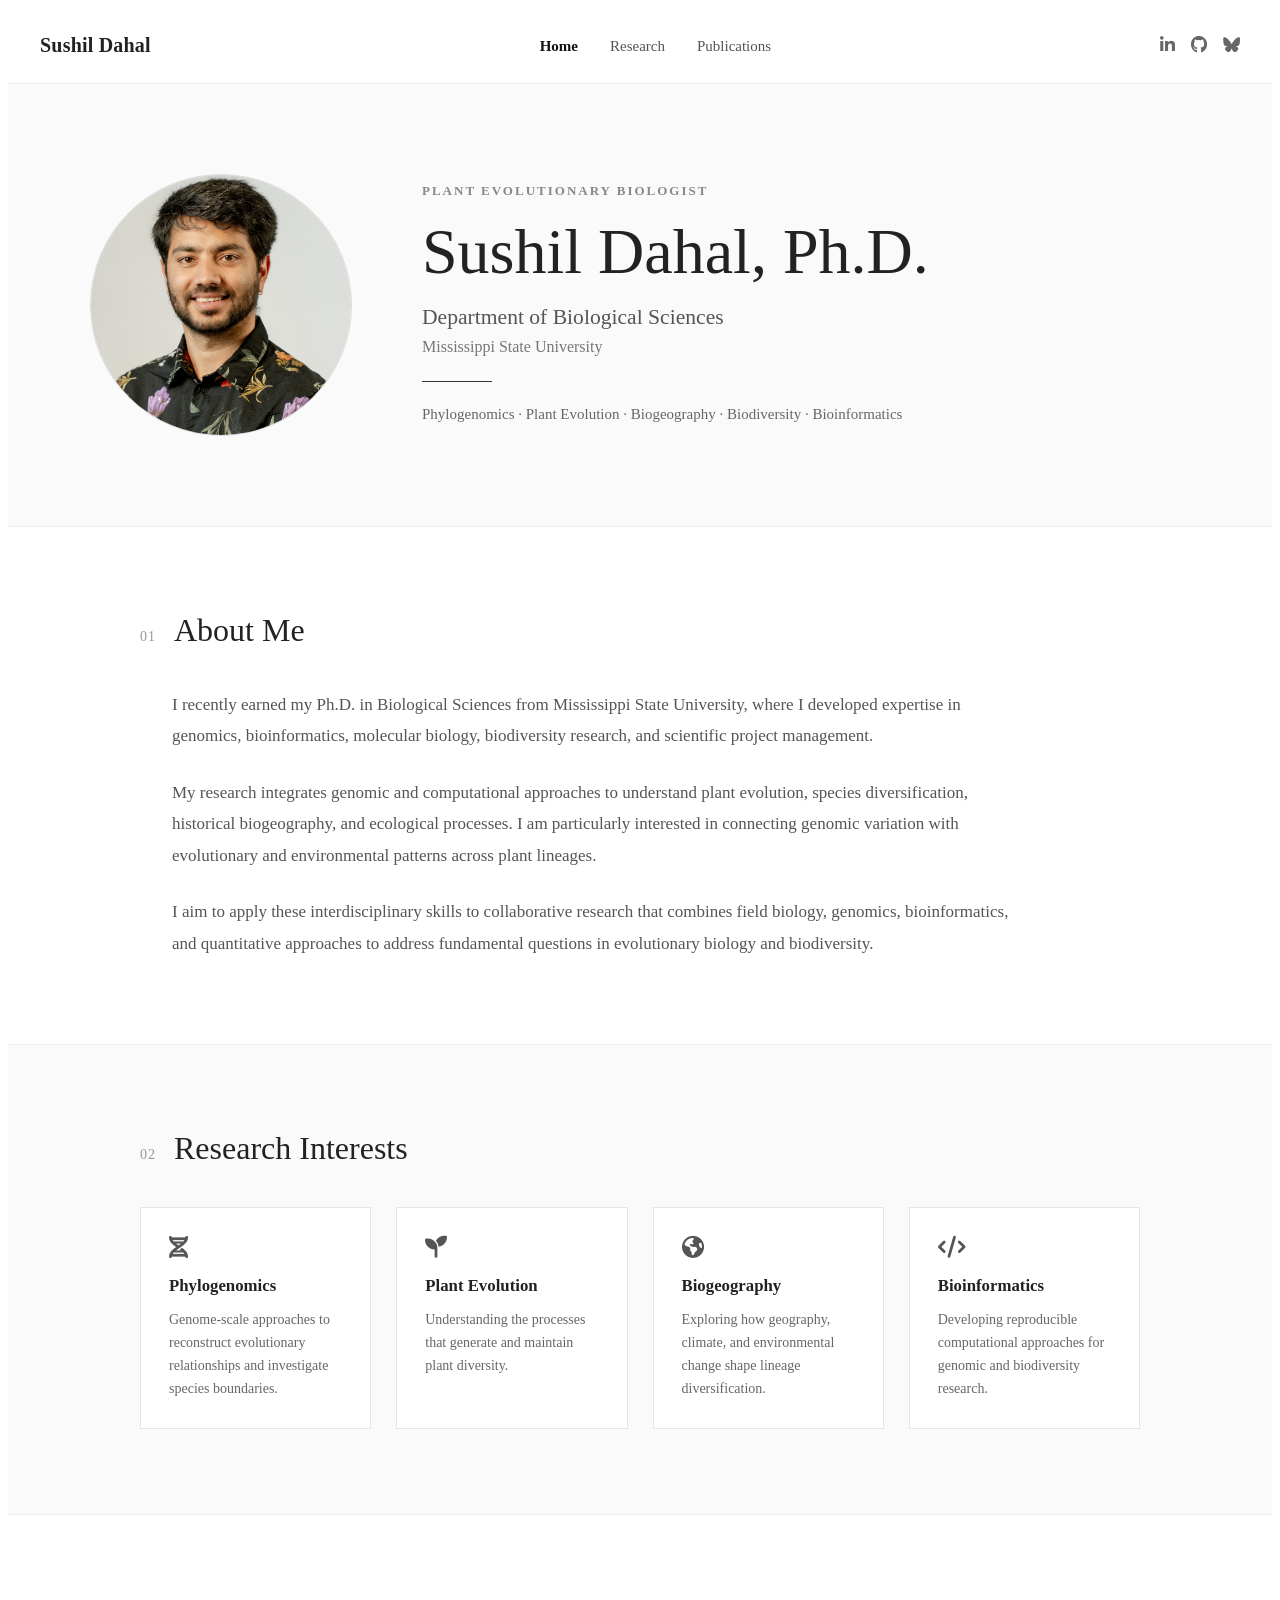
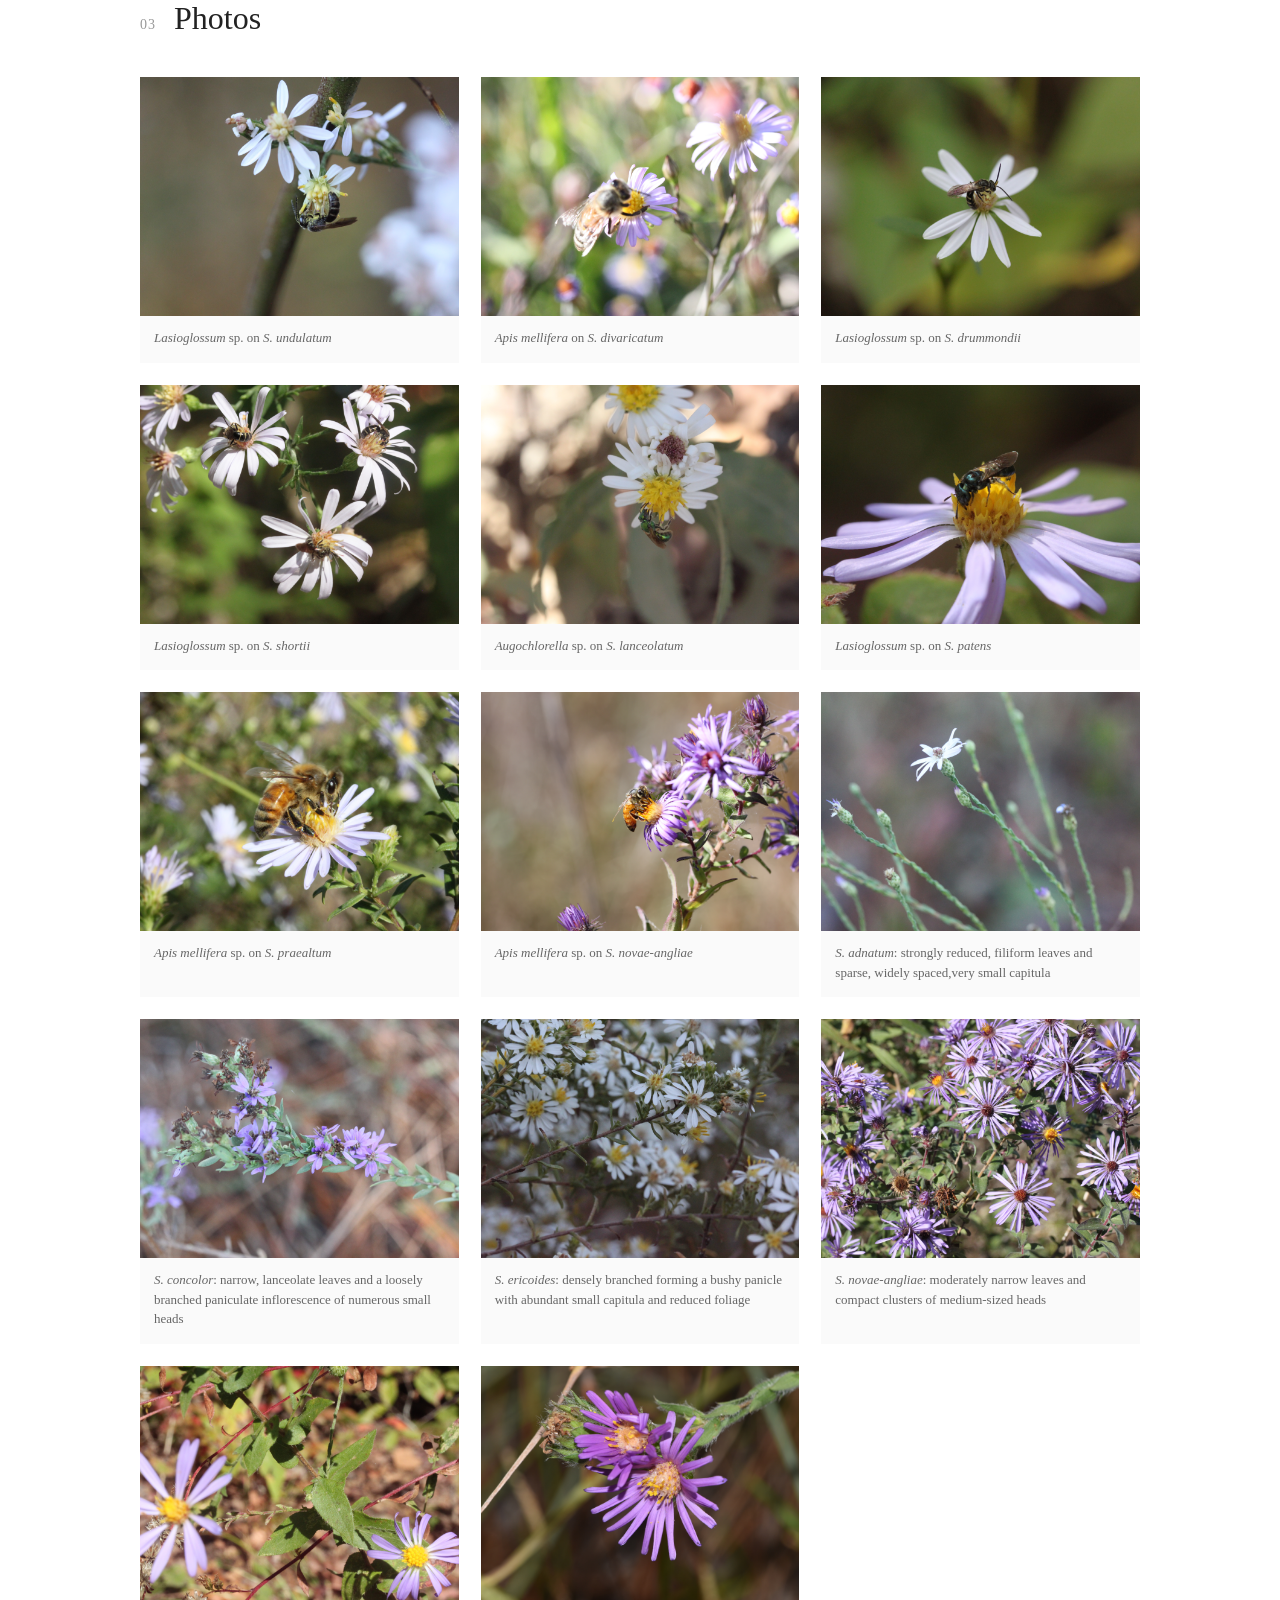
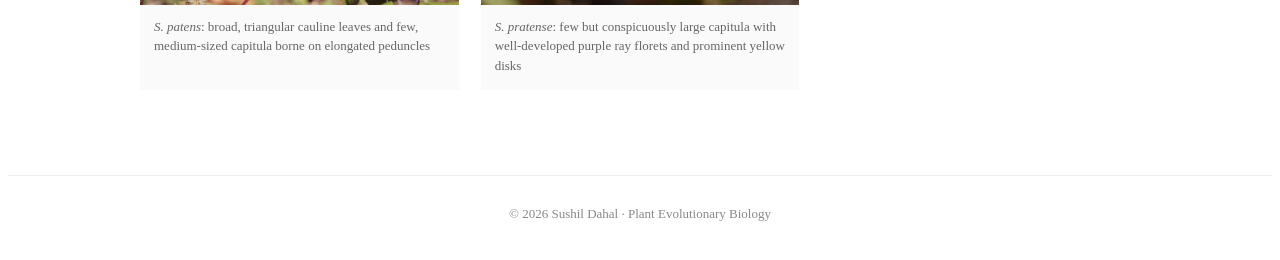
<file: index.html>
<!DOCTYPE html>
<html lang="en">
<head>
    <meta charset="UTF-8">
    <meta name="viewport" content="width=device-width, initial-scale=1.0">

    <title>Sushil Dahal, Ph.D. | Plant Evolutionary Biologist</title>

    <!-- Font Awesome -->
    <link rel="stylesheet"
          href="https://cdnjs.cloudflare.com/ajax/libs/font-awesome/6.5.1/css/all.min.css">

    <!-- Main stylesheet -->
    <link rel="stylesheet" href="style.css">
</head>

<body>

    <!-- =========================
         NAVIGATION
         ========================= -->
    <header>
        <nav>
            <div class="nav-container">

                <a href="index.html" class="site-name">
                    Sushil Dahal
                </a>

                <ul class="nav-links">
                    <li>
                        <a href="index.html" class="active">Home</a>
                    </li>

                    <li>
                        <a href="research.html">Research</a>
                    </li>

                    <li>
                        <a href="publications.html">Publications</a>
                    </li>
                </ul>

                <div class="social-icons">

                    <a href="https://www.linkedin.com/in/sushil-dahal-76737a17b/"
                       target="_blank"
                       rel="noopener noreferrer"
                       aria-label="LinkedIn">
                        <i class="fa-brands fa-linkedin-in"></i>
                    </a>

                    <a href="https://github.com/dahalsushil"
                       target="_blank"
                       rel="noopener noreferrer"
                       aria-label="GitHub">
                        <i class="fa-brands fa-github"></i>
                    </a>

                    <a href="https://bsky.app/profile/dahalsushil.bsky.social"
                       target="_blank"
                       rel="noopener noreferrer"
                       aria-label="Bluesky">
                        <i class="fa-brands fa-bluesky"></i>
                    </a>

                </div>

            </div>
        </nav>
    </header>


    <!-- =========================
         HERO SECTION
         ========================= -->
    <section class="hero">

        <div class="hero-container">

            <div class="profile-image">
                <img src="profile.jpg"
                     alt="Portrait of Sushil Dahal">
            </div>

            <div class="hero-text">

                <p class="eyebrow">
                    PLANT EVOLUTIONARY BIOLOGIST
                </p>

                <h1>
                    Sushil Dahal, Ph.D.
                </h1>

                <h2>
                    Department of Biological Sciences
                </h2>

                <p class="affiliation">
                    Mississippi State University
                </p>

                <div class="hero-divider"></div>

                <p class="research-interests">
                    Phylogenomics · Plant Evolution · Biogeography ·
                    Biodiversity · Bioinformatics
                </p>

            </div>

        </div>

    </section>


    <!-- =========================
         ABOUT SECTION
         ========================= -->
    <section class="about">

        <div class="about-container">

            <div class="section-heading">
                <span>01</span>
                <h2>About Me</h2>
            </div>

            <div class="about-content">

                <p>
                    I recently earned my Ph.D. in Biological Sciences from
                    Mississippi State University, where I developed expertise
                    in genomics, bioinformatics, molecular biology, biodiversity
                    research, and scientific project management.
                </p>

                <p>
                    My research integrates genomic and computational approaches
                    to understand plant evolution, species diversification,
                    historical biogeography, and ecological processes. I am
                    particularly interested in connecting genomic variation with
                    evolutionary and environmental patterns across plant lineages.
                </p>

                <p>
                    I aim to apply these interdisciplinary skills to collaborative
                    research that combines field biology, genomics, bioinformatics,
                    and quantitative approaches to address fundamental questions
                    in evolutionary biology and biodiversity.
                </p>

            </div>

        </div>

    </section>


    <!-- =========================
         RESEARCH INTERESTS
         ========================= -->
    <section class="home-interests">

        <div class="interests-container">

            <div class="section-heading">
                <span>02</span>
                <h2>Research Interests</h2>
            </div>

            <div class="interest-grid">

                <div class="interest-item">

                    <i class="fa-solid fa-dna"></i>

                    <h3>
                        Phylogenomics
                    </h3>

                    <p>
                        Genome-scale approaches to reconstruct evolutionary
                        relationships and investigate species boundaries.
                    </p>

                </div>


                <div class="interest-item">

                    <i class="fa-solid fa-seedling"></i>

                    <h3>
                        Plant Evolution
                    </h3>

                    <p>
                        Understanding the processes that generate and maintain
                        plant diversity.
                    </p>

                </div>


                <div class="interest-item">

                    <i class="fa-solid fa-earth-americas"></i>

                    <h3>
                        Biogeography
                    </h3>

                    <p>
                        Exploring how geography, climate, and environmental change
                        shape lineage diversification.
                    </p>

                </div>


                <div class="interest-item">

                    <i class="fa-solid fa-code"></i>

                    <h3>
                        Bioinformatics
                    </h3>

                    <p>
                        Developing reproducible computational approaches for
                        genomic and biodiversity research.
                    </p>

                </div>

            </div>

        </div>

    </section>

<!-- =========================
     PHOTOS
     ========================= -->
<section class="photos">

    <div class="photos-container">

        <div class="section-heading">
            <span>03</span>
            <h2>Photos</h2>
        </div>

        <div class="photo-grid">

            <figure class="photo-item">
                <img src="photos/A.undulatum.JPG" alt="Fieldwork">
                <figcaption><em>Lasioglossum</em> sp. on <em>S. undulatum</em></figcaption>
            </figure>

            <figure class="photo-item">
                <img src="photos/B.divaricatum.JPG" alt="Fieldwork">
                <figcaption><em>Apis mellifera</em> on <em>S. divaricatum</em></figcaption>
            </figure>

            <figure class="photo-item">
                <img src="photos/C.drummondii.JPG" alt="Fieldwork">
                <figcaption><em>Lasioglossum</em> sp. on <em>S. drummondii</em></figcaption>
            </figure>

            <figure class="photo-item">
                <img src="photos/D.shortii.JPG" alt="Fieldwork">
                <figcaption><em>Lasioglossum</em> sp. on <em>S. shortii</em></figcaption>
            </figure>

            <figure class="photo-item">
                <img src="photos/E.lanceolatum.JPG" alt="Fieldwork">
                <figcaption><em>Augochlorella</em> sp. on <em>S. lanceolatum</em></figcaption>
            </figure>

            <figure class="photo-item">
                <img src="photos/F.patens.JPG" alt="Fieldwork">
                <figcaption><em>Lasioglossum</em> sp. on <em>S. patens</em></figcaption>
            </figure>

            <figure class="photo-item">
                <img src="photos/G.praealtum.JPG" alt="Fieldwork">
                <figcaption><em>Apis mellifera</em> sp. on <em>S. praealtum</em></figcaption>
            </figure>

            <figure class="photo-item">
                <img src="photos/H.novae-angliae.JPG" alt="Fieldwork">
                <figcaption><em>Apis mellifera</em> sp. on <em>S. novae-angliae</em></figcaption>
            </figure>

            <figure class="photo-item">
                <img src="photos/S.adnatum.JPG" alt="Plant diversity">
                <figcaption><em>S. adnatum</em>: strongly reduced, filiform leaves and sparse, widely spaced,very small capitula</figcaption>
            </figure>

            <figure class="photo-item">
                <img src="photos/S.concolor.JPG" alt="Plant diversity">
                <figcaption><em>S. concolor</em>: narrow, lanceolate leaves and a loosely branched paniculate inflorescence of numerous small heads</figcaption>
            </figure>

            <figure class="photo-item">
                <img src="photos/S.ericoides.JPG" alt="Plant diversity">
                <figcaption><em>S. ericoides</em>: densely branched forming a bushy panicle with abundant small capitula and reduced foliage</figcaption>
            </figure>

            <figure class="photo-item">
                <img src="photos/S.novae-angliae.JPG" alt="Plant diversity">
                <figcaption><em>S. novae-angliae</em>: moderately narrow leaves and compact clusters of medium-sized heads</figcaption>
            </figure>

            <figure class="photo-item">
                <img src="photos/S.patens.JPG" alt="Plant diversity">
                <figcaption><em>S. patens</em>: broad, triangular cauline leaves and few, medium-sized capitula borne on elongated peduncles</figcaption>
            </figure>

            <figure class="photo-item">
                <img src="photos/S.pratense.JPG" alt="Plant diversity">
                <figcaption><em>S. pratense</em>: few but conspicuously large capitula with well-developed purple ray florets and prominent yellow disks</figcaption>
            </figure>

        </div>

    </div>

</section>
    <!-- =========================
         FOOTER
         ========================= -->
    <footer>

        <p>
            © 2026 Sushil Dahal · Plant Evolutionary Biology
        </p>

    </footer>

</body>
</html>
</file>
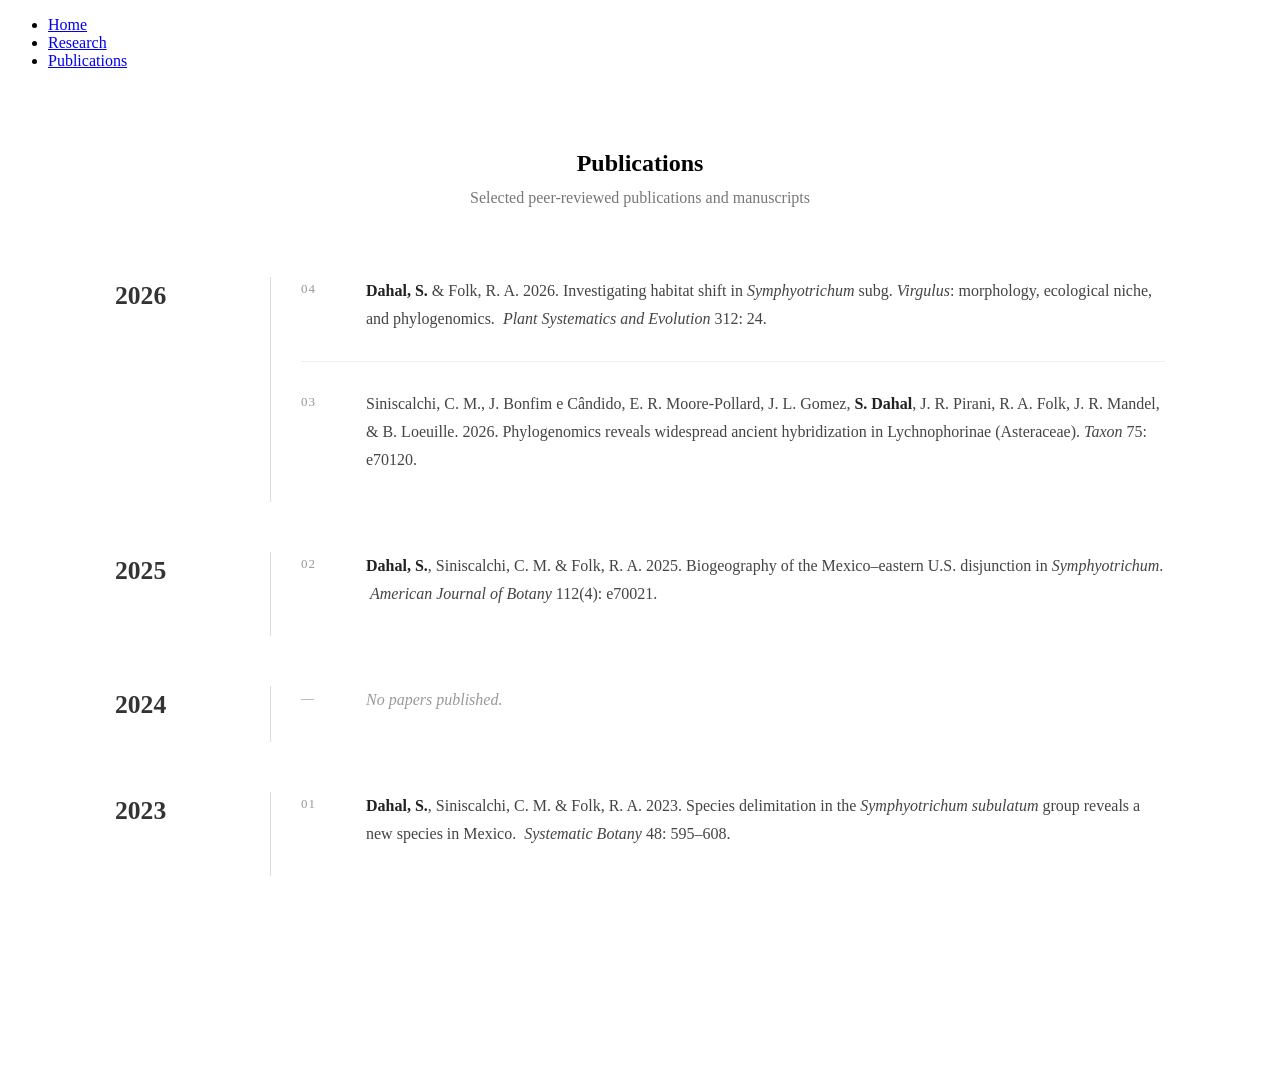
<file: publications.html>
<!DOCTYPE html>
<html lang="en">
<head>
    <meta charset="UTF-8">
    <meta name="viewport" content="width=device-width, initial-scale=1.0">
    <title>Publications - Sushil Dahal</title>
    <link rel="stylesheet" href="style.css">
</head>

<body>

<header>
    <nav>
        <ul>
            <li><a href="index.html">Home</a></li>
            <li><a href="research.html">Research</a></li>
            <li><a href="publications.html" class="active">Publications</a></li>
        </ul>
    </nav>
</header>

<section class="publications">

    <div class="publications-header">
        <h2>Publications</h2>
        <p>Selected peer-reviewed publications and manuscripts</p>
    </div>

    <!-- 2026 -->
    <div class="publication-year">
        <div class="year-label">2026</div>

        <div class="year-publications">

            <article class="publication">
                <div class="publication-number">04</div>
                <div class="publication-text">
                    <p>
                        <strong>Dahal, S.</strong> &amp; Folk, R. A. 2026.
                        Investigating habitat shift in <em>Symphyotrichum</em> subg.
                        <em>Virgulus</em>: morphology, ecological niche, and phylogenomics. <span class="journal"><em>Plant Systematics and Evolution</em></span> 312: 24.
                    </p>
                </div>
            </article>

            <article class="publication">
                <div class="publication-number">03</div>
                <div class="publication-text">
                    <p>
                        Siniscalchi, C. M., J. Bonfim e Cândido, E. R. Moore-Pollard,
                        J. L. Gomez, <strong>S. Dahal</strong>, J. R. Pirani,
                        R. A. Folk, J. R. Mandel, &amp; B. Loeuille. 2026.
                        Phylogenomics reveals widespread ancient hybridization in
                        Lychnophorinae (Asteraceae).<span class="journal"><em>Taxon</em></span> 75: e70120.
                    </p>
                </div>
            </article>

        </div>
    </div>

    <!-- 2025 -->
    <div class="publication-year">
        <div class="year-label">2025</div>

        <div class="year-publications">

            <article class="publication">
                <div class="publication-number">02</div>
                <div class="publication-text">
                    <p>
                        <strong>Dahal, S.</strong>, Siniscalchi, C. M. &amp; Folk, R. A. 2025.
                        Biogeography of the Mexico–eastern U.S. disjunction in
                        <em>Symphyotrichum</em>. <span class="journal"><em>American Journal of Botany</em></span> 112(4): e70021.
                    </p>
                </div>
            </article>

        </div>
    </div>

    <!-- 2024 -->
    <div class="publication-year">
        <div class="year-label">2024</div>

        <div class="year-publications">

            <article class="publication no-publications">
                <div class="publication-number">—</div>
                <div class="publication-text">
                    <p>No papers published.</p>
                </div>
            </article>

        </div>
    </div>

    <!-- 2023 -->
    <div class="publication-year">
        <div class="year-label">2023</div>

        <div class="year-publications">

            <article class="publication">
                <div class="publication-number">01</div>
                <div class="publication-text">
                    <p>
                        <strong>Dahal, S.</strong>, Siniscalchi, C. M. &amp; Folk, R. A. 2023.
                        Species delimitation in the <em>Symphyotrichum subulatum</em> group
                        reveals a new species in Mexico. <span class="journal"><em>Systematic Botany</em></span> 48: 595–608.
                    </p>
                </div>
            </article>

        </div>
    </div>

</section>

</body>
</html>
</file>
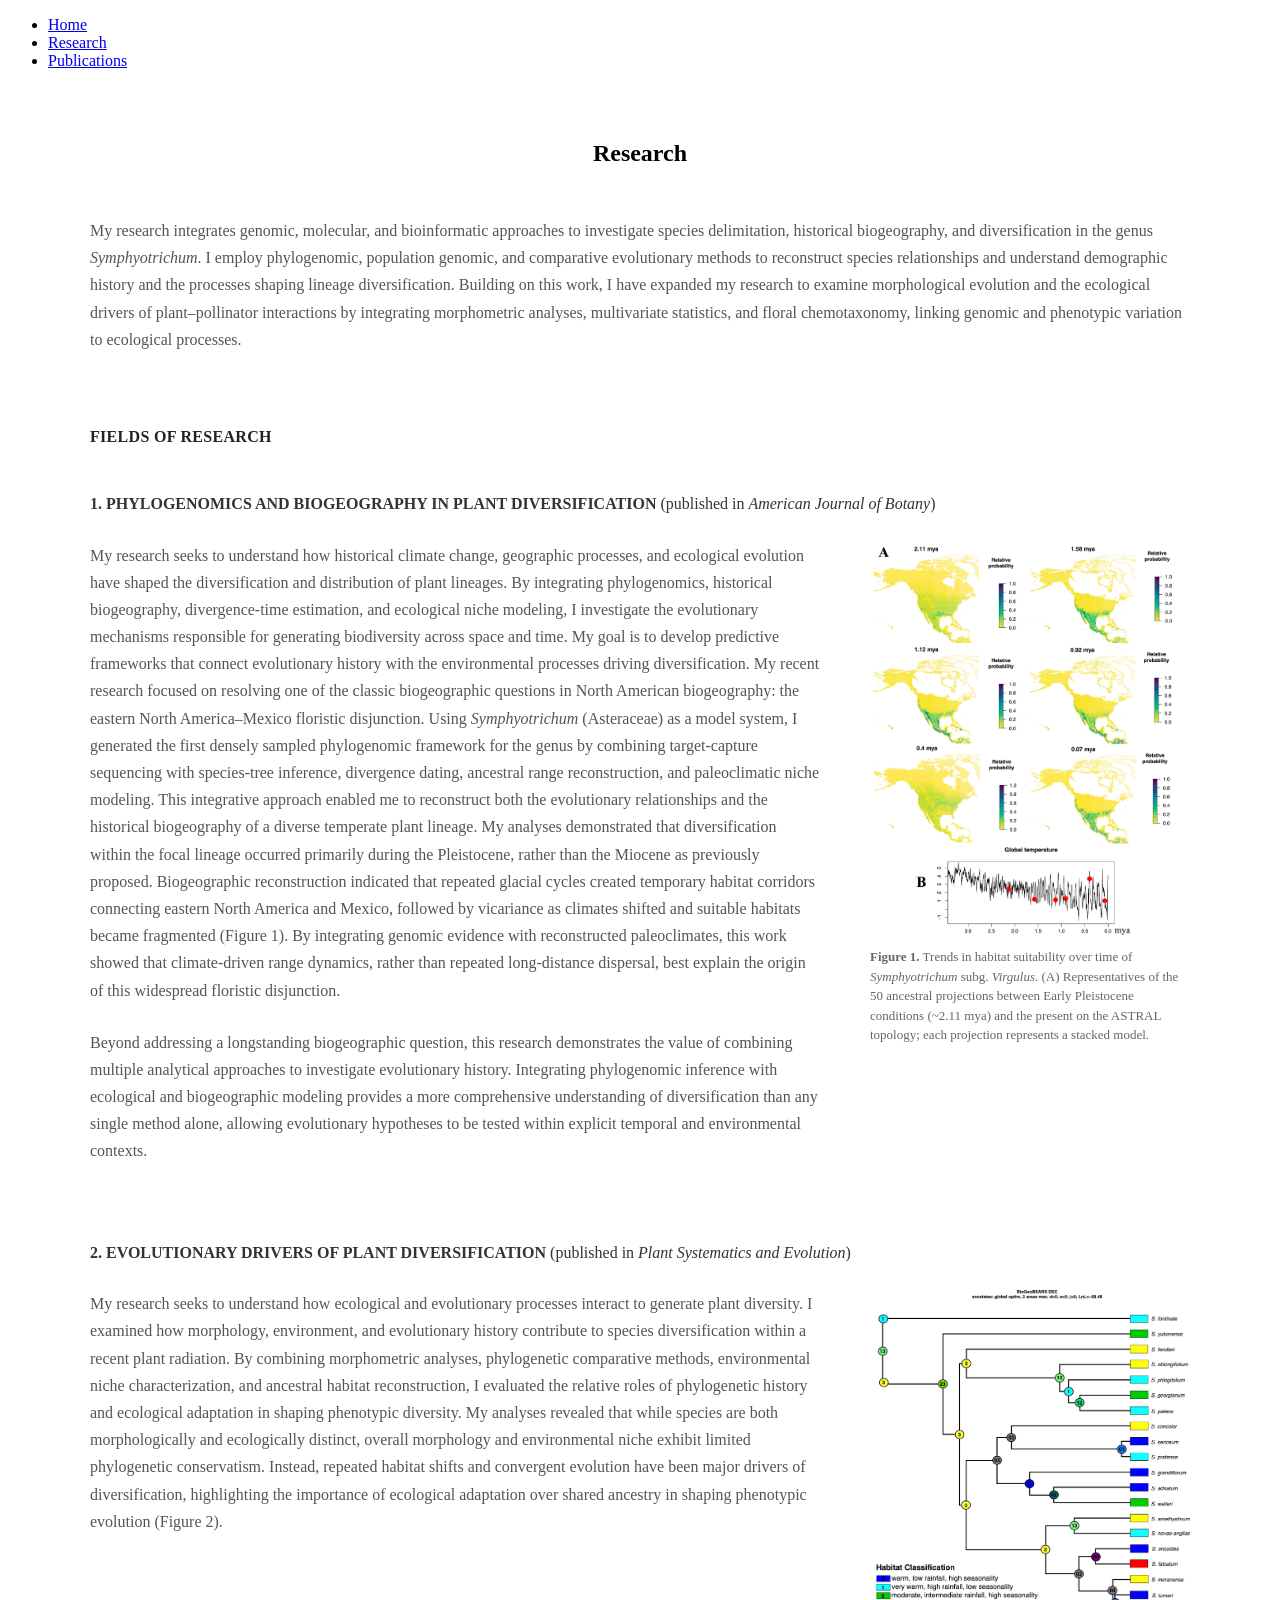
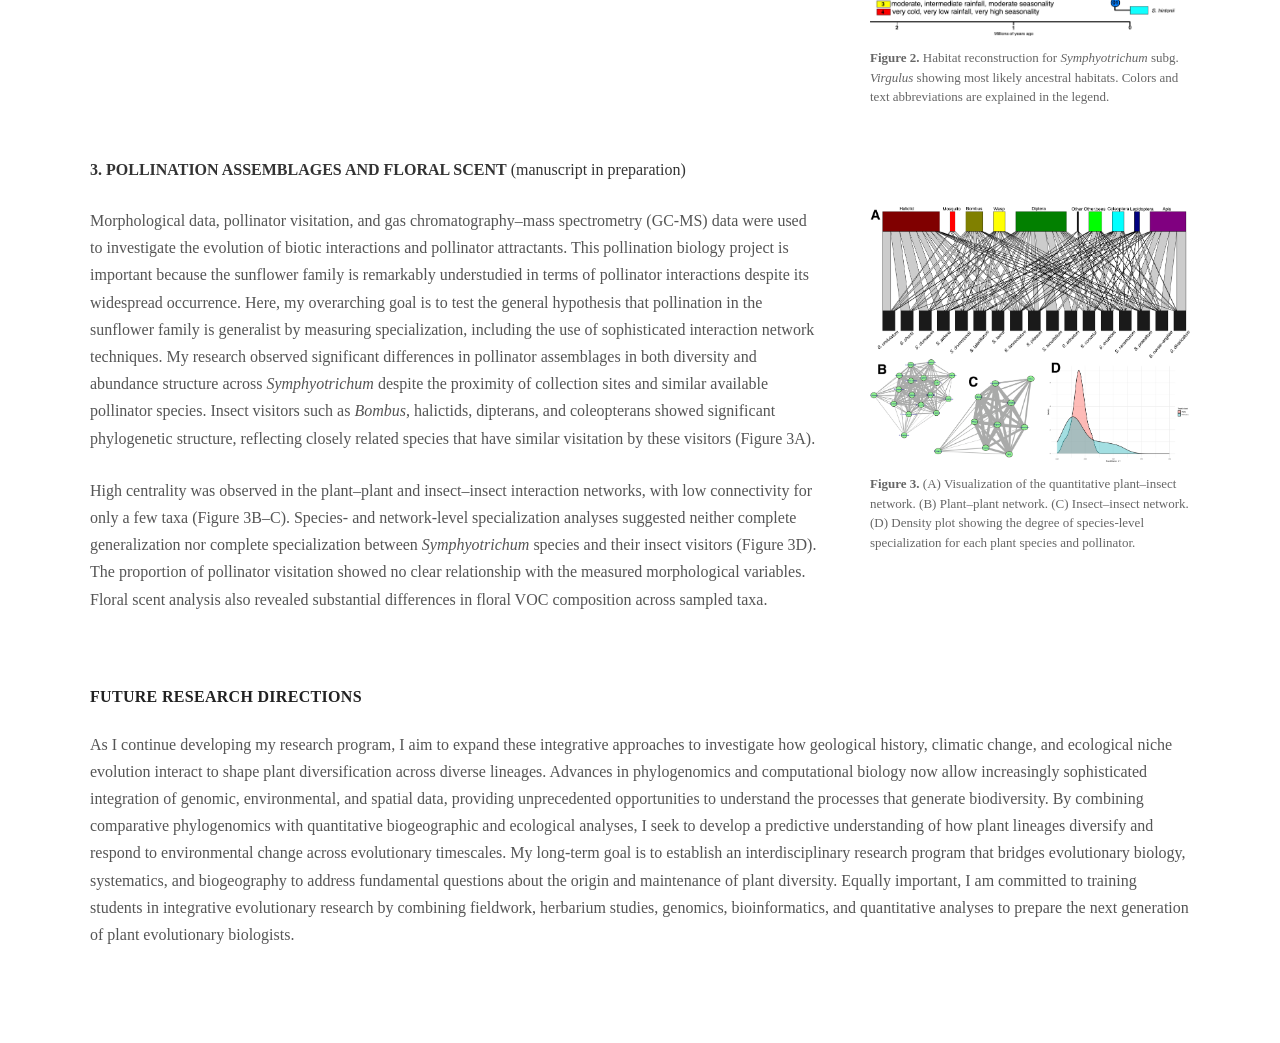
<file: research.html>
<!DOCTYPE html>
<html lang="en">
<head>
    <meta charset="UTF-8">
    <meta name="viewport" content="width=device-width, initial-scale=1.0">
    <title>Research - Sushil Dahal</title>
    <link rel="stylesheet" href="style.css">
</head>

<body>

<header>
    <nav>
        <ul>
            <li><a href="index.html">Home</a></li>
            <li><a href="research.html" class="active">Research</a></li>
            <li><a href="publications.html">Publications</a></li>
        </ul>
    </nav>
</header>

<section class="research">

    <h2>Research</h2>

    <!-- Research Overview -->
    <div class="research-intro overview">
        <div class="research-text">
            <p>
                My research integrates genomic, molecular, and bioinformatic approaches to investigate
                species delimitation, historical biogeography, and diversification in the genus
                <em>Symphyotrichum</em>. I employ phylogenomic, population genomic, and comparative
                evolutionary methods to reconstruct species relationships and understand demographic
                history and the processes shaping lineage diversification. Building on this work,
                I have expanded my research to examine morphological evolution and the ecological
                drivers of plant–pollinator interactions by integrating morphometric analyses,
                multivariate statistics, and floral chemotaxonomy, linking genomic and phenotypic
                variation to ecological processes.
            </p>
        </div>
    </div>


    <!-- Fields of Research -->
    <div class="research-heading">
        <p><strong>FIELDS OF RESEARCH</strong></p>
    </div>


    <!-- Research Area 1 -->
    <div class="research-title">
        <p>
            <strong>1. PHYLOGENOMICS AND BIOGEOGRAPHY IN PLANT DIVERSIFICATION</strong>
            (published in <em>American Journal of Botany</em>)
        </p>
    </div>

    <div class="research-intro">

        <div class="research-text">
            <p>
                My research seeks to understand how historical climate change, geographic processes,
                and ecological evolution have shaped the diversification and distribution of plant
                lineages. By integrating phylogenomics, historical biogeography, divergence-time
                estimation, and ecological niche modeling, I investigate the evolutionary mechanisms
                responsible for generating biodiversity across space and time. My goal is to develop
                predictive frameworks that connect evolutionary history with the environmental
                processes driving diversification. My recent research focused on resolving one of the classic biogeographic questions
                in North American biogeography: the eastern North America–Mexico floristic disjunction.
                Using <em>Symphyotrichum</em> (Asteraceae) as a model system, I generated the first
                densely sampled phylogenomic framework for the genus by combining target-capture
                sequencing with species-tree inference, divergence dating, ancestral range
                reconstruction, and paleoclimatic niche modeling. This integrative approach enabled
                me to reconstruct both the evolutionary relationships and the historical biogeography
                of a diverse temperate plant lineage. My analyses demonstrated that diversification within the focal lineage occurred
                primarily during the Pleistocene, rather than the Miocene as previously proposed.
                Biogeographic reconstruction indicated that repeated glacial cycles created temporary
                habitat corridors connecting eastern North America and Mexico, followed by vicariance
                as climates shifted and suitable habitats became fragmented (Figure 1). By integrating
                genomic evidence with reconstructed paleoclimates, this work showed that climate-driven
                range dynamics, rather than repeated long-distance dispersal, best explain the origin
                of this widespread floristic disjunction.
            </p>

            <p>
                Beyond addressing a longstanding biogeographic question, this research demonstrates
                the value of combining multiple analytical approaches to investigate evolutionary
                history. Integrating phylogenomic inference with ecological and biogeographic modeling
                provides a more comprehensive understanding of diversification than any single method
                alone, allowing evolutionary hypotheses to be tested within explicit temporal and
                environmental contexts.
            </p>
        </div>

        <figure class="research-figure">
            <img src="habitat_suitability_map.jpg"
                 alt="Habitat suitability projections for Symphyotrichum subg. Virgulus">

            <figcaption>
                <strong>Figure 1.</strong> Trends in habitat suitability over time of
                <em>Symphyotrichum</em> subg. <em>Virgulus</em>. (A) Representatives of the
                50 ancestral projections between Early Pleistocene conditions (~2.11 mya) and
                the present on the ASTRAL topology; each projection represents a stacked model.
            </figcaption>
        </figure>

    </div>


    <!-- Research Area 2 -->
    <div class="research-title">
        <p>
            <strong>2. EVOLUTIONARY DRIVERS OF PLANT DIVERSIFICATION</strong>
            (published in <em>Plant Systematics and Evolution</em>)
        </p>
    </div>

    <div class="research-intro">

        <div class="research-text">

            <p>
                My research seeks to understand how ecological and evolutionary processes interact
                to generate plant diversity. I examined how morphology, environment, and evolutionary
                history contribute to species diversification within a recent plant radiation.
                By combining morphometric analyses, phylogenetic comparative methods, environmental
                niche characterization, and ancestral habitat reconstruction, I evaluated the relative
                roles of phylogenetic history and ecological adaptation in shaping phenotypic diversity.
                My analyses revealed that while species are both morphologically and ecologically
                distinct, overall morphology and environmental niche exhibit limited phylogenetic
                conservatism. Instead, repeated habitat shifts and convergent evolution have been
                major drivers of diversification, highlighting the importance of ecological adaptation
                over shared ancestry in shaping phenotypic evolution (Figure 2).
            </p>

        </div>

        <figure class="research-figure">
            <img src="ancestral_habitats.jpg"
                 alt="Ancestral habitat reconstruction of Symphyotrichum subg. Virgulus">

            <figcaption>
                <strong>Figure 2.</strong> Habitat reconstruction for
                <em>Symphyotrichum</em> subg. <em>Virgulus</em> showing most likely ancestral
                habitats. Colors and text abbreviations are explained in the legend.
            </figcaption>
        </figure>

    </div>


    <!-- Research Area 3 -->
    <div class="research-title">
        <p>
            <strong>3. POLLINATION ASSEMBLAGES AND FLORAL SCENT</strong>
            (manuscript in preparation)
        </p>
    </div>

    <div class="research-intro">

        <div class="research-text">

            <p>
                Morphological data, pollinator visitation, and gas chromatography–mass spectrometry
                (GC-MS) data were used to investigate the evolution of biotic interactions and
                pollinator attractants. This pollination biology project is important because the
                sunflower family is remarkably understudied in terms of pollinator interactions despite
                its widespread occurrence. Here, my overarching goal is to test the general hypothesis
                that pollination in the sunflower family is generalist by measuring specialization,
                including the use of sophisticated interaction network techniques. My research observed significant differences in pollinator assemblages in both diversity
                and abundance structure across <em>Symphyotrichum</em> despite the proximity of collection
                sites and similar available pollinator species. Insect visitors such as
                <em>Bombus</em>, halictids, dipterans, and coleopterans showed significant phylogenetic
                structure, reflecting closely related species that have similar visitation by these
                visitors (Figure 3A).
            </p>

            <p>
                High centrality was observed in the plant–plant and insect–insect interaction networks,
                with low connectivity for only a few taxa (Figure 3B–C). Species- and network-level
                specialization analyses suggested neither complete generalization nor complete
                specialization between <em>Symphyotrichum</em> species and their insect visitors
                (Figure 3D). The proportion of pollinator visitation showed no clear relationship
                with the measured morphological variables. Floral scent analysis also revealed
                substantial differences in floral VOC composition across sampled taxa.
            </p>

        </div>

        <figure class="research-figure">
            <img src="plant-pollinator_interaction_network.png"
                 alt="Plant-pollinator interaction networks and specialization">

            <figcaption>
                <strong>Figure 3.</strong> (A) Visualization of the quantitative plant–insect network.
                (B) Plant–plant network. (C) Insect–insect network. (D) Density plot showing the degree
                of species-level specialization for each plant species and pollinator.
            </figcaption>
        </figure>

    </div>


    <!-- Future Research -->
    <div class="research-heading">
        <p><strong>FUTURE RESEARCH DIRECTIONS</strong></p>
    </div>

    <div class="research-intro future-research">

        <div class="research-text">

            <p>
                As I continue developing my research program, I aim to expand these integrative
                approaches to investigate how geological history, climatic change, and ecological
                niche evolution interact to shape plant diversification across diverse lineages.
                Advances in phylogenomics and computational biology now allow increasingly sophisticated
                integration of genomic, environmental, and spatial data, providing unprecedented
                opportunities to understand the processes that generate biodiversity. By combining comparative phylogenomics with quantitative biogeographic and ecological
                analyses, I seek to develop a predictive understanding of how plant lineages diversify
                and respond to environmental change across evolutionary timescales. My long-term goal
                is to establish an interdisciplinary research program that bridges evolutionary biology,
                systematics, and biogeography to address fundamental questions about the origin and
                maintenance of plant diversity. Equally important, I am committed to training students in integrative evolutionary
                research by combining fieldwork, herbarium studies, genomics, bioinformatics, and
                quantitative analyses to prepare the next generation of plant evolutionary biologists.
            </p>

        </div>

    </div>

</section>

</body>
</html>
</file>
<file: style.css>
/* =========================================
   HOME PAGE
   ========================================= */

.site-name {
    text-decoration: none;
    color: #222;
    font-size: 20px;
    font-weight: 600;
    letter-spacing: 0.2px;
}

.nav-container {
    max-width: 1200px;
    margin: 0 auto;
    padding: 0 30px;
    min-height: 75px;

    display: flex;
    align-items: center;
    justify-content: space-between;
    gap: 30px;
}

.nav-links {
    list-style: none;
    display: flex;
    align-items: center;
    gap: 32px;
    margin: 0;
    padding: 0;
}

.nav-links a {
    text-decoration: none;
    color: #555;
    font-size: 15px;
    transition: color 0.2s ease;
}

.nav-links a:hover,
.nav-links a.active {
    color: #111;
}

.nav-links a.active {
    font-weight: 600;
}

.social-icons {
    display: flex;
    align-items: center;
    gap: 16px;
}

.social-icons a {
    color: #666;
    font-size: 17px;
    text-decoration: none;
    transition: color 0.2s ease,
                transform 0.2s ease;
}

.social-icons a:hover {
    color: #111;
    transform: translateY(-2px);
}


/* =========================================
   HERO
   ========================================= */

.hero {
    border-top: 1px solid #eee;
    border-bottom: 1px solid #eee;
    background: #fafafa;
}

.hero-container {
    max-width: 1100px;
    margin: 0 auto;
    padding: 90px 30px;

    display: flex;
    align-items: center;
    gap: 70px;
}

.profile-image {
    flex: 0 0 260px;
}

.profile-image img {
    width: 260px;
    height: 260px;
    object-fit: cover;
    display: block;

    border-radius: 50%;
    border: 1px solid #ddd;
}

.hero-text {
    flex: 1;
}

.eyebrow {
    margin: 0 0 18px;
    color: #888;
    font-size: 13px;
    letter-spacing: 2px;
    font-weight: 600;
}

.hero-text h1 {
    margin: 0;
    color: #222;
    font-size: clamp(2.5rem, 5vw, 4.2rem);
    line-height: 1.1;
    font-weight: 500;
}

.hero-text h2 {
    margin: 18px 0 8px;
    color: #555;
    font-size: 1.35rem;
    font-weight: 400;
}

.affiliation {
    margin: 0;
    color: #777;
    font-size: 1rem;
}

.hero-divider {
    width: 70px;
    height: 1px;
    background: #333;
    margin: 25px 0 20px;
}

.research-interests {
    margin: 0;
    color: #666;
    font-size: 15px;
    line-height: 1.7;
}


/* =========================================
   SECTION HEADINGS
   ========================================= */

.section-heading {
    display: flex;
    align-items: baseline;
    gap: 18px;
    margin-bottom: 40px;
}

.section-heading span {
    color: #999;
    font-size: 14px;
    letter-spacing: 1px;
}

.section-heading h2 {
    margin: 0;
    color: #222;
    font-size: 2rem;
    font-weight: 500;
}


/* =========================================
   ABOUT
   ========================================= */

.about {
    background: #fff;
}

.about-container {
    max-width: 1000px;
    margin: 0 auto;
    padding: 85px 30px;
}

.about-content {
    max-width: 850px;
    margin-left: 32px;
}

.about-content p {
    color: #555;
    font-size: 17px;
    line-height: 1.85;
    margin: 0 0 25px;
}

.about-content p:last-child {
    margin-bottom: 0;
}


/* =========================================
   RESEARCH INTERESTS
   ========================================= */

.home-interests {
    background: #fafafa;
    border-top: 1px solid #eee;
}

.interests-container {
    max-width: 1000px;
    margin: 0 auto;
    padding: 85px 30px;
}

.interest-grid {
    display: grid;
    grid-template-columns: repeat(4, 1fr);
    gap: 25px;
}

.interest-item {
    background: #fff;
    border: 1px solid #e5e5e5;
    padding: 28px;
    transition: transform 0.2s ease,
                box-shadow 0.2s ease;
}

.interest-item:hover {
    transform: translateY(-4px);
    box-shadow: 0 10px 25px rgba(0, 0, 0, 0.06);
}

.interest-item i {
    color: #555;
    font-size: 22px;
    margin-bottom: 18px;
}

.interest-item h3 {
    margin: 0 0 12px;
    color: #222;
    font-size: 1.05rem;
    font-weight: 600;
}

.interest-item p {
    margin: 0;
    color: #666;
    font-size: 14px;
    line-height: 1.65;
}


/* =========================================
   FOOTER
   ========================================= */

footer {
    border-top: 1px solid #eee;
    text-align: center;
    padding: 30px 20px;
}

footer p {
    margin: 0;
    color: #888;
    font-size: 13px;
}


/* =========================================
   MOBILE
   ========================================= */

@media (max-width: 900px) {

    .nav-container {
        flex-wrap: wrap;
        justify-content: center;
        padding-top: 18px;
        padding-bottom: 18px;
    }

    .hero-container {
        padding: 65px 25px;
        gap: 45px;
    }

    .profile-image {
        flex: 0 0 210px;
    }

    .profile-image img {
        width: 210px;
        height: 210px;
    }

    .interest-grid {
        grid-template-columns: repeat(2, 1fr);
    }
}

@media (max-width: 650px) {

    .nav-container {
        flex-direction: column;
        gap: 18px;
    }

    .nav-links {
        gap: 20px;
    }

    .hero-container {
        flex-direction: column;
        text-align: center;
        padding: 55px 20px;
    }

    .profile-image {
        flex: none;
    }

    .profile-image img {
        width: 190px;
        height: 190px;
    }

    .hero-divider {
        margin: 22px auto 18px;
    }

    .section-heading {
        margin-bottom: 30px;
    }

    .about-content {
        margin-left: 0;
    }

    .interest-grid {
        grid-template-columns: 1fr;
    }

    .about-container,
    .interests-container {
        padding: 60px 20px;
    }
}
/* =========================
   PUBLICATIONS
   ========================= */

.publications {
    max-width: 1050px;
    margin: 80px auto;
    padding: 0 30px 80px;
}

.publications-header {
    text-align: center;
    margin-bottom: 70px;
}

.publications-header h2 {
    margin-bottom: 12px;
}

.publications-header p {
    color: #777;
    font-size: 16px;
    margin: 0;
}

/* Year section */
.publication-year {
    display: grid;
    grid-template-columns: 110px 1fr;
    column-gap: 45px;
    margin-bottom: 50px;
}

/* Year */
.year-label {
    font-size: 1.6rem;
    font-weight: 600;
    color: #333;
    padding-top: 4px;
    position: sticky;
    top: 100px;
}

/* Publication list */
.year-publications {
    border-left: 1px solid #ddd;
    padding-left: 30px;
}

/* Individual publication */
.publication {
    display: grid;
    grid-template-columns: 45px 1fr;
    column-gap: 20px;
    padding: 0 0 28px;
    margin-bottom: 28px;
    border-bottom: 1px solid #eee;
}

.publication:last-child {
    border-bottom: none;
    margin-bottom: 0;
}

/* Publication number */
.publication-number {
    font-size: 13px;
    color: #999;
    padding-top: 4px;
    letter-spacing: 1px;
}

/* Publication text */
.publication-text p {
    margin: 0;
    color: #444;
    font-size: 16px;
    line-height: 1.75;
}

/* Highlight your name */
.publication-text strong {
    color: #222;
    font-weight: 700;
}

/* Journal */
.journal {
    margin-left: 4px;
}

/* No publication */
.no-publications .publication-text p {
    color: #999;
    font-style: italic;
}

/* Hover effect */
.publication {
    transition: transform 0.2s ease;
}

.publication:hover {
    transform: translateX(5px);
}

/* Mobile */
@media (max-width: 768px) {

    .publications {
        margin: 60px auto;
        padding: 0 20px 50px;
    }

    .publications-header {
        margin-bottom: 50px;
    }

    .publication-year {
        grid-template-columns: 1fr;
        row-gap: 15px;
        margin-bottom: 40px;
    }

    .year-label {
        position: static;
        font-size: 1.4rem;
    }

    .year-publications {
        border-left: none;
        border-top: 1px solid #ddd;
        padding-left: 0;
        padding-top: 20px;
    }

    .publication {
        grid-template-columns: 35px 1fr;
        column-gap: 12px;
    }

    .publication-text p {
        font-size: 15px;
        line-height: 1.65;
    }
}
/* ==========================
   RESEARCH SECTION
========================== */
.research {
    max-width: 1200px;
    margin: 70px auto;
    padding: 0 30px;
}

.research h2 {
    text-align: center;
    margin-bottom: 50px;
}

.research-intro {
    max-width: 1100px;
    margin: 0 auto 50px;
    display: flex;
    align-items: flex-start;
    gap: 50px;
}

.research-text {
    flex: 1;
    min-width: 0;
}

.research-text p {
    color: #555;
    line-height: 1.7;
    margin: 0 0 25px;
}

.research-title {
    max-width: 1100px;
    margin: 45px auto 25px;
}

.research-title p {
    color: #333;
    line-height: 1.6;
    margin: 0;
}

.research-heading {
    max-width: 1100px;
    margin: 50px auto 25px;
}

.research-heading p {
    color: #222;
    margin: 0;
    letter-spacing: 0.3px;
}

.research-figure {
    flex: 0 0 320px;
    width: 320px;
    margin: 0;
}

.research-figure img {
    width: 100%;
    height: auto;
    display: block;
    border-radius: 4px;
}

.research-figure figcaption {
    margin-top: 12px;
    color: #666;
    font-size: 13px;
    line-height: 1.5;
}

.future-research {
    margin-bottom: 30px;
}

/* Mobile layout */
@media (max-width: 768px) {
    .research {
        padding: 0 20px;
    }

    .research-intro {
        flex-direction: column;
        gap: 25px;
    }

    .research-figure {
        width: 75%;
        max-width: 320px;
        flex: none;
        margin: 0 auto;
    }
}
/* =========================================
   PHOTOS
   ========================================= */

.photos {
    background: #fff;
    border-top: 1px solid #eee;
}

.photos-container {
    max-width: 1000px;
    margin: 0 auto;
    padding: 85px 30px;
}

.photo-grid {
    display: grid;
    grid-template-columns: repeat(3, 1fr);
    gap: 22px;
}

.photo-item {
    margin: 0;
    overflow: hidden;
    background: #fafafa;
}

.photo-item img {
    width: 100%;
    aspect-ratio: 4 / 3;
    object-fit: cover;
    display: block;
    transition: transform 0.3s ease;
}

.photo-item:hover img {
    transform: scale(1.04);
}

.photo-item figcaption {
    padding: 12px 14px 15px;
    color: #666;
    font-size: 13px;
    line-height: 1.5;
}

@media (max-width: 768px) {
    .photo-grid {
        grid-template-columns: repeat(2, 1fr);
        gap: 16px;
    }
}

@media (max-width: 500px) {
    .photo-grid {
        grid-template-columns: 1fr;
    }
}

/* ==========================
   RESPONSIVE
========================== */

@media (max-width: 900px) {

    .publication-grid {
        grid-template-columns: 1fr;
    }

    .publication-card img {
        height: 260px;
    }

    .publication-content h3 {
        font-size: 1.5rem;
    }
}
</file>
